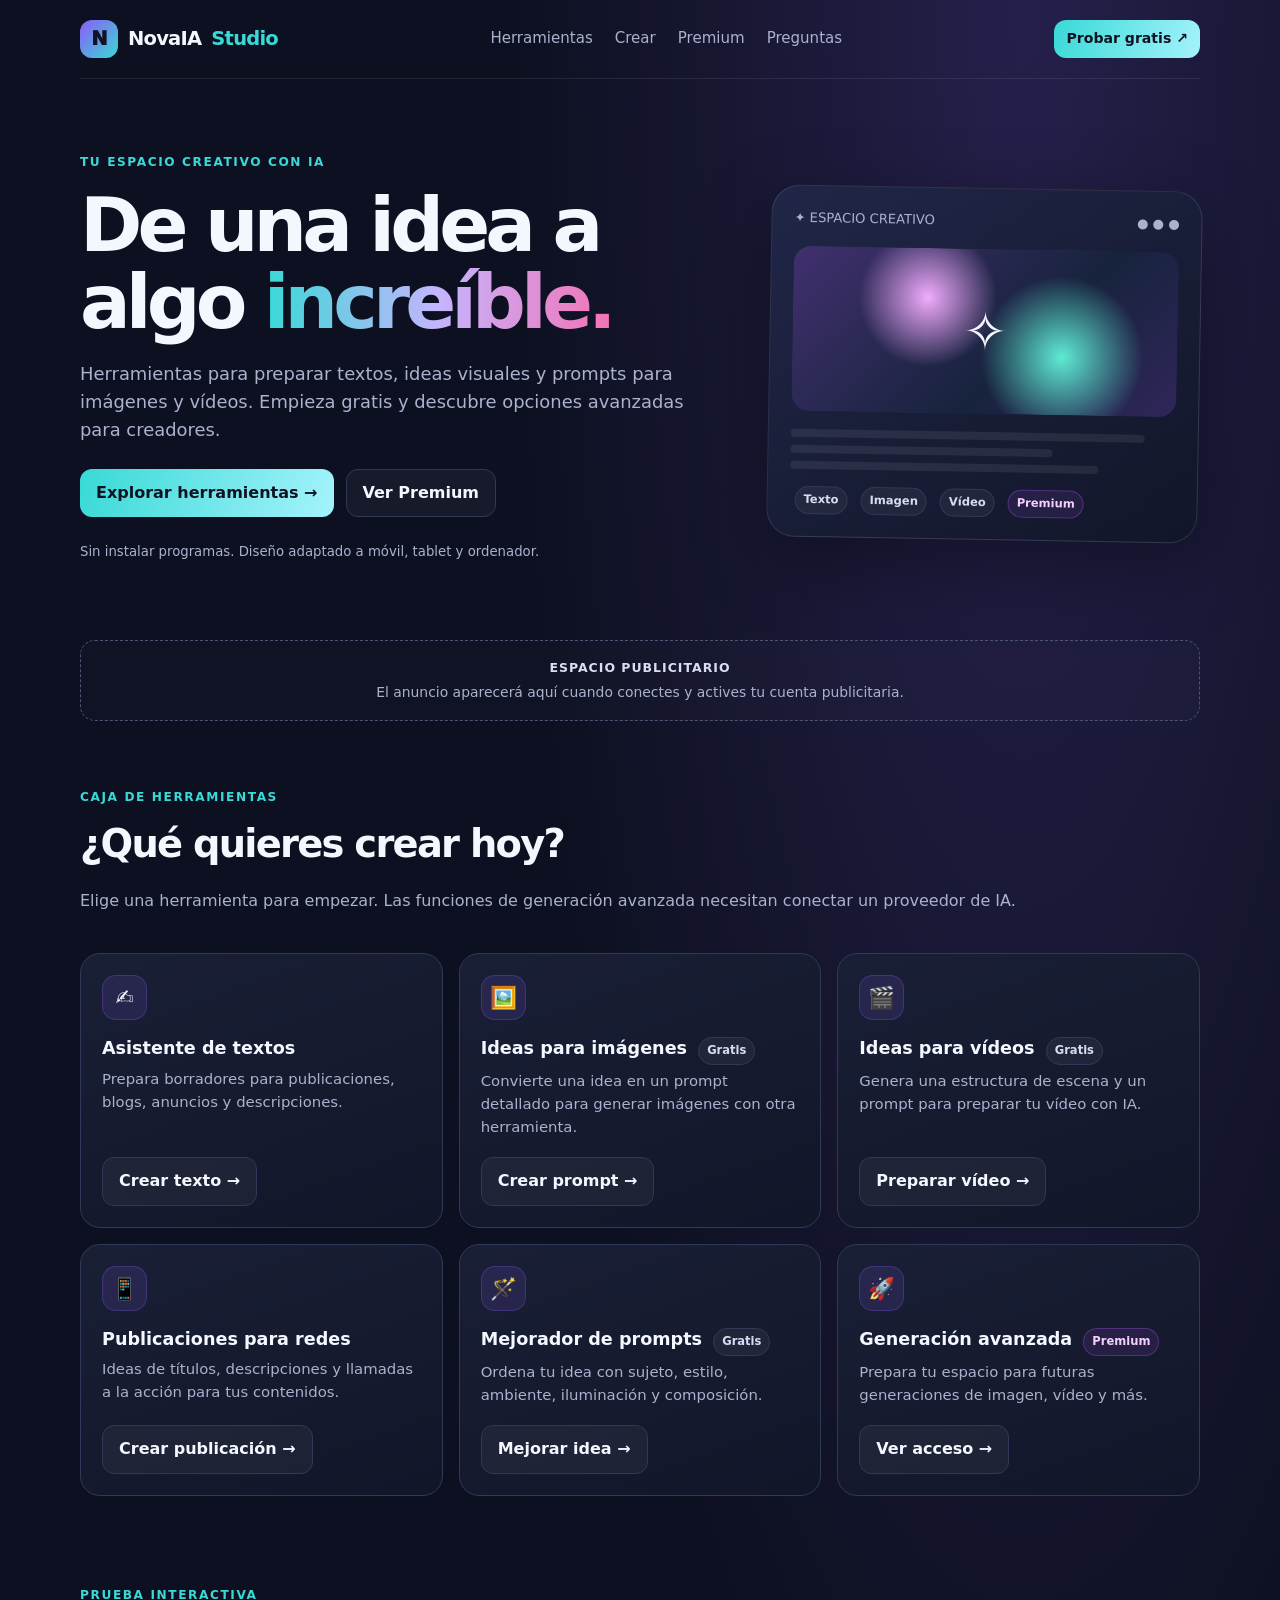
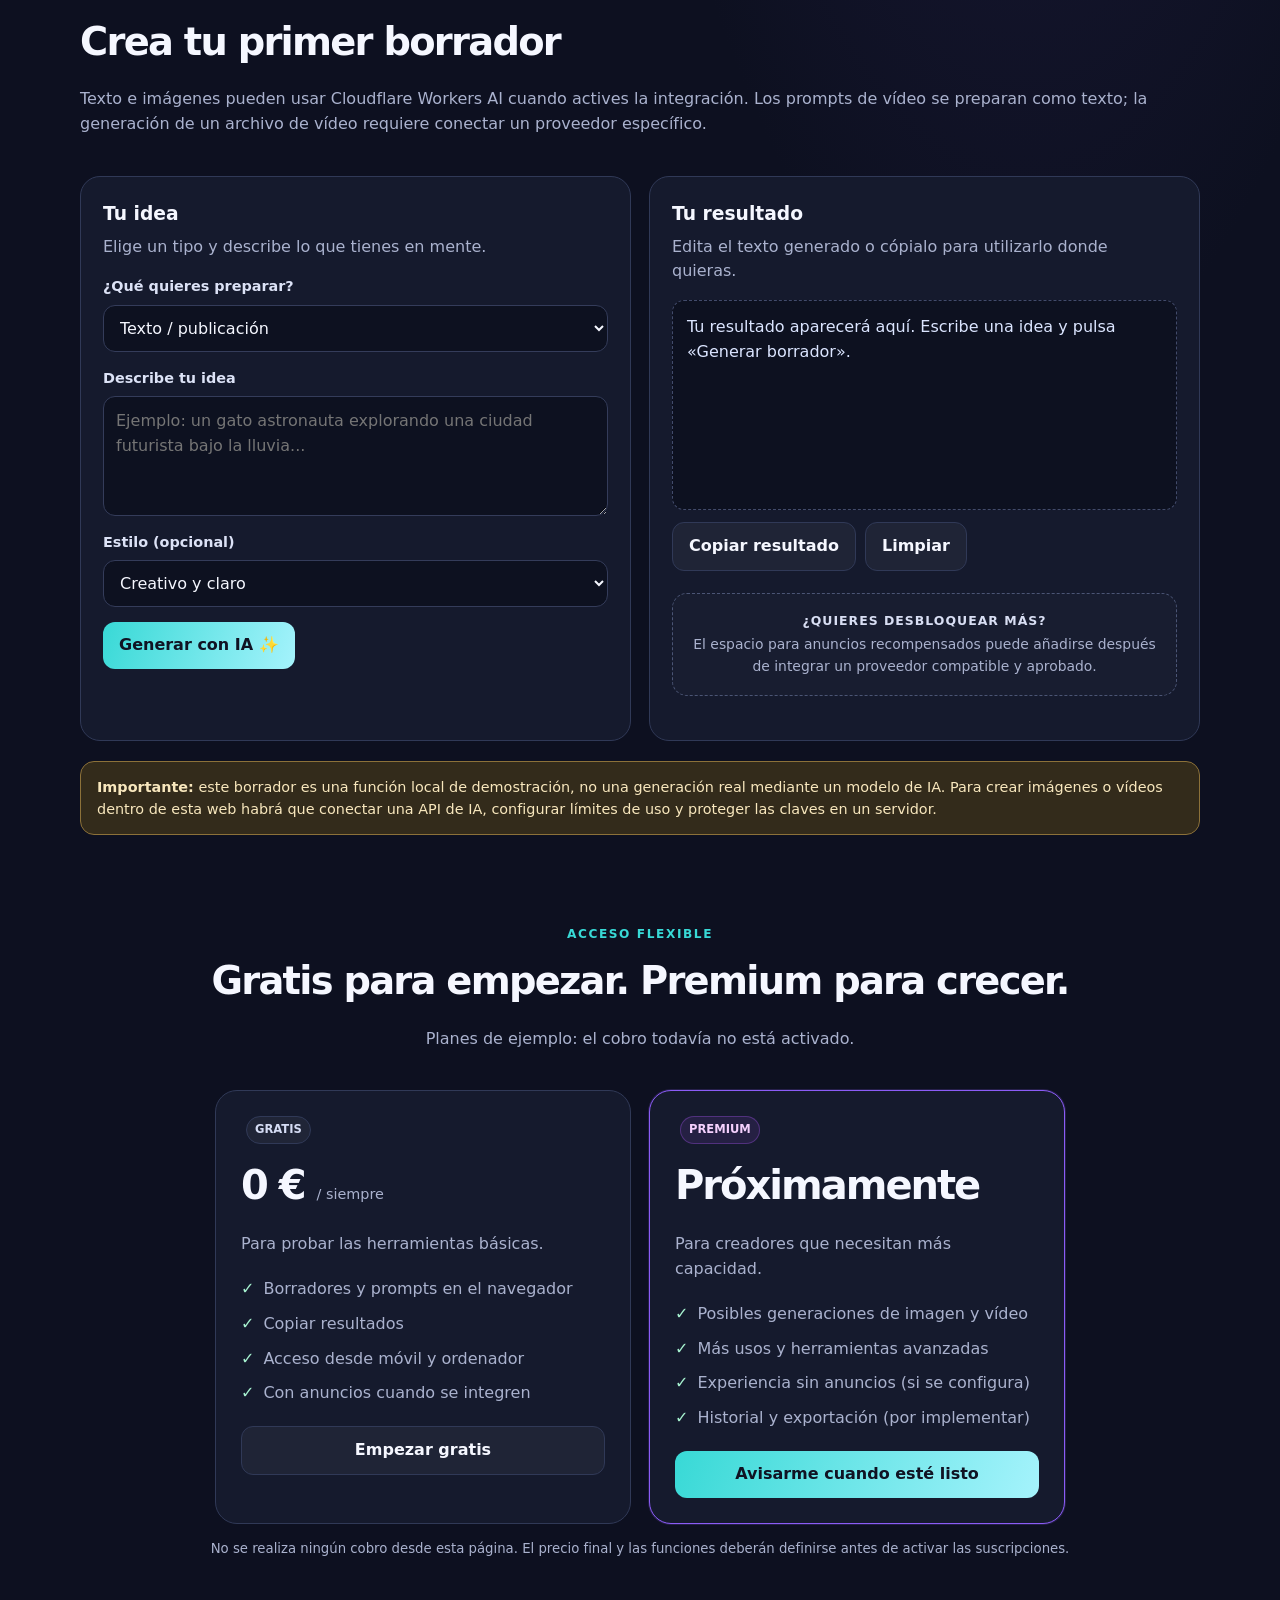
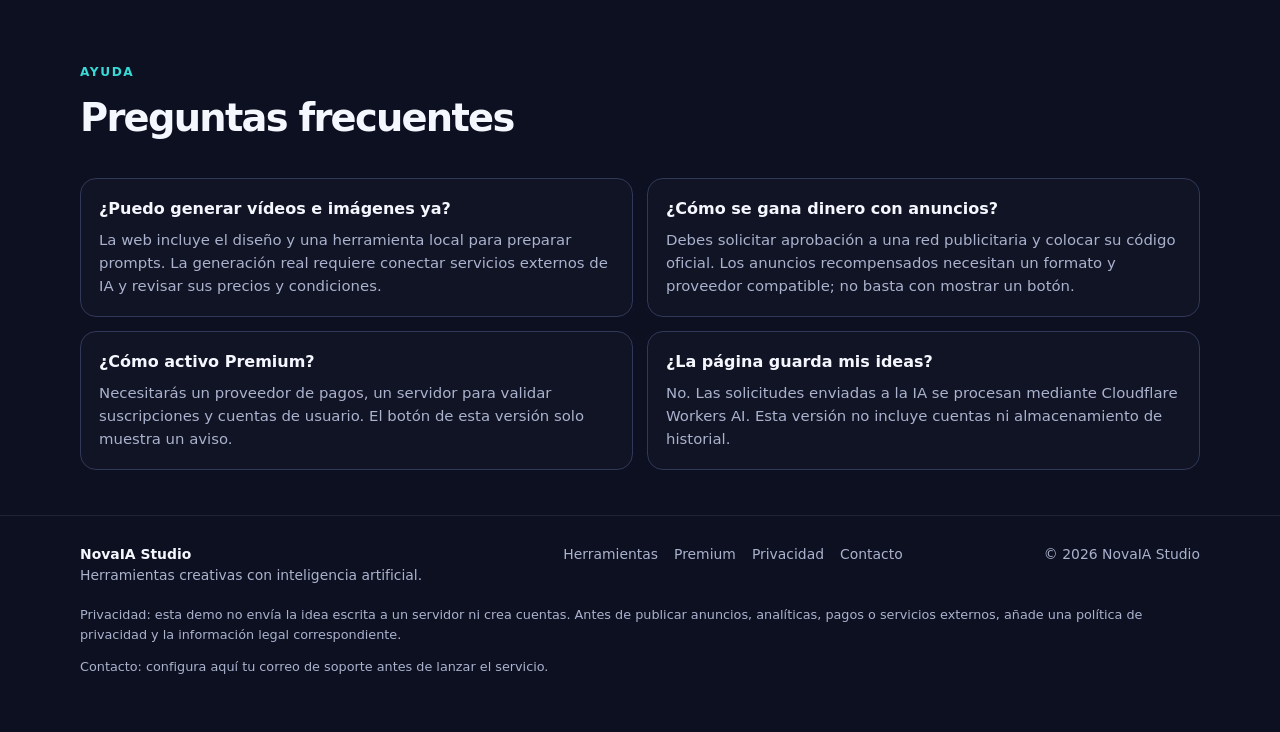
<file: index.html>
<!doctype html>
<html lang="es">
<head>
  <meta charset="utf-8">
  <meta name="viewport" content="width=device-width, initial-scale=1">
  <meta name="theme-color" content="#101323">
  <meta name="description" content="Crea ideas, textos y prompts para imágenes y vídeos con IA desde una sola web. Prueba herramientas gratuitas y descubre las funciones Premium.">
  <meta name="robots" content="index,follow">
  <title>NovaIA Studio — Herramientas de inteligencia artificial</title>
  <style>
    :root{--bg:#0d1020;--panel:#151a2d;--panel2:#1c2340;--text:#f5f7ff;--muted:#aab2ce;--line:#303957;--purple:#8b5cf6;--cyan:#38d9d6;--pink:#f472b6;--good:#a7f3d0}
    *{box-sizing:border-box} html{scroll-behavior:smooth} body{margin:0;background:radial-gradient(ellipse at 80% 0%,#25204b 0,transparent 36%),var(--bg);color:var(--text);font:16px/1.55 system-ui,-apple-system,Segoe UI,Roboto,Arial,sans-serif}
    a{color:inherit;text-decoration:none} button,input,textarea,select{font:inherit} button{cursor:pointer}
    .wrap{width:min(1120px,calc(100% - 36px));margin:auto}.nav{display:flex;align-items:center;justify-content:space-between;gap:20px;padding:20px 0;border-bottom:1px solid #ffffff14}
    .brand{font-size:1.22rem;font-weight:850;letter-spacing:-.04em;display:flex;align-items:center;gap:10px}.logo{display:grid;place-items:center;width:38px;height:38px;border-radius:12px;background:linear-gradient(135deg,var(--purple),var(--cyan));color:#101323;font-weight:950}
    .navlinks{display:flex;gap:22px;color:var(--muted);font-size:.94rem}.navlinks a:hover{color:white}.btn{border:0;border-radius:12px;padding:11px 16px;font-weight:750;display:inline-flex;justify-content:center;align-items:center;gap:8px;transition:.2s}
    .btn-primary{color:#101323;background:linear-gradient(110deg,var(--cyan),#a5f3fc)}.btn-primary:hover{transform:translateY(-1px);filter:brightness(1.05)}.btn-ghost{background:#ffffff0b;border:1px solid var(--line);color:var(--text)}.btn-small{padding:8px 12px;font-size:.88rem}
    .hero{padding:74px 0 42px;display:grid;grid-template-columns:1.2fr .8fr;align-items:center;gap:42px}.eyebrow{color:var(--cyan);font-weight:800;text-transform:uppercase;letter-spacing:.13em;font-size:.76rem}
    h1{font-size:clamp(2.5rem,6vw,4.7rem);line-height:1.02;letter-spacing:-.065em;margin:15px 0 20px}h1 span{background:linear-gradient(90deg,var(--cyan),#c4b5fd,var(--pink));color:transparent;background-clip:text}
    .lead{font-size:1.12rem;color:var(--muted);max-width:650px}.hero-actions{display:flex;flex-wrap:wrap;gap:12px;margin:25px 0}.note{font-size:.83rem;color:var(--muted)}
    .hero-art{border:1px solid #ffffff1b;border-radius:28px;padding:22px;background:linear-gradient(145deg,#202647,#121629);box-shadow:0 24px 80px #0005;transform:rotate(1deg)}
    .art-top{display:flex;justify-content:space-between;color:var(--muted);font-size:.82rem}.art-icon{font-size:2rem}.art-gradient{height:165px;margin:18px 0;border-radius:18px;background:radial-gradient(circle at 35% 30%,#f0abfc,transparent 25%),radial-gradient(circle at 70% 65%,#5eead4,transparent 28%),linear-gradient(135deg,#41306e,#17233d 60%,#30265a);display:grid;place-items:center;font-size:3.3rem}
    .fake-lines{display:grid;gap:8px}.fake-lines i{height:8px;border-radius:9px;background:#ffffff13}.fake-lines i:nth-child(1){width:92%}.fake-lines i:nth-child(2){width:68%}.fake-lines i:nth-child(3){width:80%}
    section{padding:45px 0}.section-head{display:flex;align-items:end;justify-content:space-between;gap:18px;margin-bottom:23px}h2{font-size:clamp(1.8rem,3vw,2.55rem);letter-spacing:-.045em;margin:7px 0}.muted{color:var(--muted)}.grid{display:grid;grid-template-columns:repeat(3,1fr);gap:16px}
    .tool{background:linear-gradient(160deg,#191f35,#121629);border:1px solid var(--line);border-radius:20px;padding:21px;min-height:220px;display:flex;flex-direction:column}.tool-icon{width:45px;height:45px;border-radius:14px;display:grid;place-items:center;font-size:1.35rem;background:#8b5cf622;border:1px solid #8b5cf644}.tool h3{margin:15px 0 5px;font-size:1.1rem}.tool p{color:var(--muted);font-size:.93rem;margin:0 0 18px}.tool .btn{margin-top:auto;align-self:flex-start}
    .tag{display:inline-flex;border-radius:999px;padding:4px 8px;font-size:.72rem;font-weight:800;background:#ffffff0c;border:1px solid var(--line);color:#d5dcf4;margin-left:5px}.tag.pro{color:#f5d0fe;border-color:#a855f755;background:#a855f71c}
    .workspace{display:grid;grid-template-columns:1fr 1fr;gap:18px}.panel{background:var(--panel);border:1px solid var(--line);border-radius:20px;padding:22px}.panel h3{margin:0 0 7px}.field{display:grid;gap:7px;margin:15px 0}.field label{font-size:.9rem;color:#dce2f6;font-weight:650}textarea,input,select{width:100%;color:var(--text);background:#0d1120;border:1px solid #343c5a;border-radius:12px;padding:12px;outline:none}textarea:focus,input:focus,select:focus{border-color:var(--cyan);box-shadow:0 0 0 3px #38d9d622}textarea{resize:vertical;min-height:120px}.output{min-height:210px;white-space:pre-wrap;background:#0d1120;border:1px dashed #424b6b;border-radius:12px;padding:14px;color:#dbe5ff}.actions{display:flex;flex-wrap:wrap;gap:9px;margin-top:12px}
    .adbox{border:1px dashed #4b5575;background:#ffffff04;border-radius:15px;padding:17px;text-align:center;color:var(--muted);font-size:.87rem;margin:22px 0}.adbox strong{display:block;color:#d8def3;font-size:.78rem;letter-spacing:.08em;text-transform:uppercase;margin-bottom:4px}
    .pricing{display:grid;grid-template-columns:1fr 1fr;gap:18px;max-width:850px;margin:auto}.price-card{border:1px solid var(--line);border-radius:22px;padding:25px;background:var(--panel)}.price-card.featured{border-color:#8b5cf6;box-shadow:0 0 0 1px #8b5cf633}.price{font-size:2.5rem;letter-spacing:-.05em;font-weight:850;margin:10px 0}.price small{font-size:.9rem;color:var(--muted);font-weight:500;letter-spacing:0}.checks{padding:0;list-style:none;color:var(--muted);display:grid;gap:10px;margin:20px 0}.checks li:before{content:"✓";color:var(--good);font-weight:900;margin-right:9px}
    .notice{background:#332b1b;border:1px solid #8c7139;color:#f8e7bd;border-radius:14px;padding:14px 16px;font-size:.9rem;margin-top:20px}.faq{display:grid;grid-template-columns:1fr 1fr;gap:14px}.faq article{border:1px solid var(--line);border-radius:16px;padding:18px;background:#ffffff04}.faq h3{font-size:1rem;margin:0 0 7px}.faq p{margin:0;color:var(--muted);font-size:.93rem}
    footer{border-top:1px solid #ffffff14;padding:28px 0 42px;color:var(--muted);font-size:.87rem}.foot{display:flex;justify-content:space-between;gap:20px;flex-wrap:wrap}.footlinks{display:flex;gap:16px;flex-wrap:wrap}
    .toast{position:fixed;bottom:20px;left:50%;transform:translateX(-50%);background:#e2e8f0;color:#111827;border-radius:12px;padding:11px 16px;box-shadow:0 10px 35px #0007;z-index:5;display:none}.toast.show{display:block}
    @media(max-width:800px){.hero{grid-template-columns:1fr;padding-top:48px}.hero-art{max-width:520px}.grid{grid-template-columns:repeat(2,1fr)}.workspace{grid-template-columns:1fr}.navlinks{display:none}}
    @media(max-width:540px){.grid,.pricing,.faq{grid-template-columns:1fr}.section-head{display:block}.hero{gap:28px}.wrap{width:min(100% - 26px,1120px)}.panel,.tool,.price-card{padding:18px}}
  </style>
</head>
<body>
<header class="wrap nav">
  <a class="brand" href="#inicio" aria-label="NovaIA Studio inicio"><span class="logo">N</span> NovaIA <span style="color:var(--cyan)">Studio</span></a>
  <nav class="navlinks" aria-label="Navegación principal"><a href="#herramientas">Herramientas</a><a href="#crear">Crear</a><a href="#premium">Premium</a><a href="#faq">Preguntas</a></nav>
  <a class="btn btn-primary btn-small" href="#crear">Probar gratis ↗</a>
</header>

<main>
  <div class="wrap hero" id="inicio">
    <div>
      <div class="eyebrow">Tu espacio creativo con IA</div>
      <h1>De una idea a algo <span>increíble.</span></h1>
      <p class="lead">Herramientas para preparar textos, ideas visuales y prompts para imágenes y vídeos. Empieza gratis y descubre opciones avanzadas para creadores.</p>
      <div class="hero-actions"><a class="btn btn-primary" href="#herramientas">Explorar herramientas →</a><a class="btn btn-ghost" href="#premium">Ver Premium</a></div>
      <p class="note">Sin instalar programas. Diseño adaptado a móvil, tablet y ordenador.</p>
    </div>
    <div class="hero-art" aria-label="Ilustración decorativa de creación con IA">
      <div class="art-top"><span>✦ ESPACIO CREATIVO</span><span>● ● ●</span></div>
      <div class="art-gradient">✧</div>
      <div class="fake-lines"><i></i><i></i><i></i></div>
      <div style="display:flex;gap:8px;margin-top:17px;flex-wrap:wrap"><span class="tag">Texto</span><span class="tag">Imagen</span><span class="tag">Vídeo</span><span class="tag pro">Premium</span></div>
    </div>
  </div>

  <div class="wrap">
    <div class="adbox" aria-label="Espacio publicitario"><strong>Espacio publicitario</strong>El anuncio aparecerá aquí cuando conectes y actives tu cuenta publicitaria.</div>
  </div>

  <section class="wrap" id="herramientas">
    <div class="section-head"><div><div class="eyebrow">Caja de herramientas</div><h2>¿Qué quieres crear hoy?</h2><p class="muted">Elige una herramienta para empezar. Las funciones de generación avanzada necesitan conectar un proveedor de IA.</p></div></div>
    <div class="grid">
      <article class="tool"><div class="tool-icon">✍️</div><h3>Asistente de textos</h3><p>Prepara borradores para publicaciones, blogs, anuncios y descripciones.</p><a class="btn btn-ghost" href="#crear">Crear texto →</a></article>
      <article class="tool"><div class="tool-icon">🖼️</div><h3>Ideas para imágenes <span class="tag">Gratis</span></h3><p>Convierte una idea en un prompt detallado para generar imágenes con otra herramienta.</p><a class="btn btn-ghost" href="#crear">Crear prompt →</a></article>
      <article class="tool"><div class="tool-icon">🎬</div><h3>Ideas para vídeos <span class="tag">Gratis</span></h3><p>Genera una estructura de escena y un prompt para preparar tu vídeo con IA.</p><a class="btn btn-ghost" href="#crear">Preparar vídeo →</a></article>
      <article class="tool"><div class="tool-icon">📱</div><h3>Publicaciones para redes</h3><p>Ideas de títulos, descripciones y llamadas a la acción para tus contenidos.</p><a class="btn btn-ghost" href="#crear">Crear publicación →</a></article>
      <article class="tool"><div class="tool-icon">🪄</div><h3>Mejorador de prompts <span class="tag">Gratis</span></h3><p>Ordena tu idea con sujeto, estilo, ambiente, iluminación y composición.</p><a class="btn btn-ghost" href="#crear">Mejorar idea →</a></article>
      <article class="tool"><div class="tool-icon">🚀</div><h3>Generación avanzada <span class="tag pro">Premium</span></h3><p>Prepara tu espacio para futuras generaciones de imagen, vídeo y más.</p><a class="btn btn-ghost" href="#premium">Ver acceso →</a></article>
    </div>
  </section>

  <section class="wrap" id="crear">
    <div class="section-head"><div><div class="eyebrow">Prueba interactiva</div><h2>Crea tu primer borrador</h2><p class="muted">Texto e imágenes pueden usar Cloudflare Workers AI cuando actives la integración. Los prompts de vídeo se preparan como texto; la generación de un archivo de vídeo requiere conectar un proveedor específico.</p></div></div>
    <div class="workspace">
      <div class="panel">
        <h3>Tu idea</h3><p class="muted" style="margin-top:0">Elige un tipo y describe lo que tienes en mente.</p>
        <div class="field"><label for="tipo">¿Qué quieres preparar?</label><select id="tipo"><option value="texto">Texto / publicación</option><option value="imagen">Prompt para imagen</option><option value="video">Prompt para vídeo</option><option value="redes">Publicación para redes sociales</option><option value="mejorar">Mejorar un prompt</option></select></div>
        <div class="field"><label for="idea">Describe tu idea</label><textarea id="idea" placeholder="Ejemplo: un gato astronauta explorando una ciudad futurista bajo la lluvia..."></textarea></div>
        <div class="field"><label for="estilo">Estilo (opcional)</label><select id="estilo"><option value="creativo y claro">Creativo y claro</option><option value="realista y cinematográfico">Realista y cinematográfico</option><option value="elegante y profesional">Elegante y profesional</option><option value="divertido y dinámico">Divertido y dinámico</option><option value="emocional e inspirador">Emocional e inspirador</option></select></div>
        <button class="btn btn-primary" id="generar" type="button">Generar con IA ✨</button>
      </div>
      <div class="panel">
        <h3>Tu resultado</h3><p class="muted" style="margin-top:0">Edita el texto generado o cópialo para utilizarlo donde quieras.</p>
        <div class="output" id="resultado" aria-live="polite">Tu resultado aparecerá aquí. Escribe una idea y pulsa «Generar borrador».</div>
        <div class="actions"><button class="btn btn-ghost" id="copiar" type="button">Copiar resultado</button><button class="btn btn-ghost" id="limpiar" type="button">Limpiar</button></div>
        <div class="adbox"><strong>¿Quieres desbloquear más?</strong>El espacio para anuncios recompensados puede añadirse después de integrar un proveedor compatible y aprobado.</div>
      </div>
    </div>
    <div class="notice"><strong>Importante:</strong> este borrador es una función local de demostración, no una generación real mediante un modelo de IA. Para crear imágenes o vídeos dentro de esta web habrá que conectar una API de IA, configurar límites de uso y proteger las claves en un servidor.</div>
  </section>

  <section class="wrap" id="premium">
    <div class="section-head" style="justify-content:center;text-align:center"><div><div class="eyebrow">Acceso flexible</div><h2>Gratis para empezar. Premium para crecer.</h2><p class="muted">Planes de ejemplo: el cobro todavía no está activado.</p></div></div>
    <div class="pricing">
      <article class="price-card"><span class="tag">GRATIS</span><div class="price">0 € <small>/ siempre</small></div><p class="muted">Para probar las herramientas básicas.</p><ul class="checks"><li>Borradores y prompts en el navegador</li><li>Copiar resultados</li><li>Acceso desde móvil y ordenador</li><li>Con anuncios cuando se integren</li></ul><a class="btn btn-ghost" href="#crear" style="width:100%">Empezar gratis</a></article>
      <article class="price-card featured"><span class="tag pro">PREMIUM</span><div class="price">Próximamente</div><p class="muted">Para creadores que necesitan más capacidad.</p><ul class="checks"><li>Posibles generaciones de imagen y vídeo</li><li>Más usos y herramientas avanzadas</li><li>Experiencia sin anuncios (si se configura)</li><li>Historial y exportación (por implementar)</li></ul><button class="btn btn-primary" id="premiumBtn" style="width:100%" type="button">Avisarme cuando esté listo</button></article>
    </div>
    <p class="note" style="text-align:center;margin-top:15px">No se realiza ningún cobro desde esta página. El precio final y las funciones deberán definirse antes de activar las suscripciones.</p>
  </section>

  <section class="wrap" id="faq">
    <div class="section-head"><div><div class="eyebrow">Ayuda</div><h2>Preguntas frecuentes</h2></div></div>
    <div class="faq">
      <article><h3>¿Puedo generar vídeos e imágenes ya?</h3><p>La web incluye el diseño y una herramienta local para preparar prompts. La generación real requiere conectar servicios externos de IA y revisar sus precios y condiciones.</p></article>
      <article><h3>¿Cómo se gana dinero con anuncios?</h3><p>Debes solicitar aprobación a una red publicitaria y colocar su código oficial. Los anuncios recompensados necesitan un formato y proveedor compatible; no basta con mostrar un botón.</p></article>
      <article><h3>¿Cómo activo Premium?</h3><p>Necesitarás un proveedor de pagos, un servidor para validar suscripciones y cuentas de usuario. El botón de esta versión solo muestra un aviso.</p></article>
      <article><h3>¿La página guarda mis ideas?</h3><p>No. Las solicitudes enviadas a la IA se procesan mediante Cloudflare Workers AI. Esta versión no incluye cuentas ni almacenamiento de historial.</p></article>
    </div>
  </section>
</main>
<footer><div class="wrap foot"><div><strong style="color:var(--text)">NovaIA Studio</strong><br>Herramientas creativas con inteligencia artificial.</div><div class="footlinks"><a href="#herramientas">Herramientas</a><a href="#premium">Premium</a><a href="#privacidad">Privacidad</a><a href="#contacto">Contacto</a></div><div>© <span id="year"></span> NovaIA Studio</div></div><div class="wrap" style="margin-top:18px;font-size:.8rem"><p id="privacidad">Privacidad: esta demo no envía la idea escrita a un servidor ni crea cuentas. Antes de publicar anuncios, analíticas, pagos o servicios externos, añade una política de privacidad y la información legal correspondiente.</p><p id="contacto">Contacto: configura aquí tu correo de soporte antes de lanzar el servicio.</p></div></footer>
<div class="toast" id="toast" role="status"></div>
<script>
  const $ = id => document.getElementById(id);
  $('year').textContent = new Date().getFullYear();
  function notify(message){const t=$('toast');t.textContent=message;t.classList.add('show');setTimeout(()=>t.classList.remove('show'),2600)}
  $('generar').addEventListener('click', async ()=>{
    const idea=$('idea').value.trim(), tipo=$('tipo').value, estilo=$('estilo').value;
    if(!idea){notify('Escribe primero una idea.');$('idea').focus();return}
    const button=$('generar');
    button.disabled=true; button.textContent='Creando…';
    $('resultado').textContent='Procesando tu idea…';
    try {
      const response = await fetch('/api/ai', {
        method:'POST',
        headers:{'Content-Type':'application/json'},
        body:JSON.stringify({type:tipo, idea, style:estilo})
      });
      const data = await response.json();
      if(!response.ok) throw new Error(data.error || 'No se ha podido completar la solicitud.');
      if(data.kind==='image' && data.image){
        $('resultado').textContent='Imagen generada correctamente. Puedes abrirla o guardarla desde la vista inferior.';
        let oldImage=document.getElementById('generatedImage');
        if(oldImage) oldImage.remove();
        const img=document.createElement('img');
        img.id='generatedImage'; img.alt='Imagen generada con IA'; img.src=data.image;
        img.style='display:block;max-width:100%;max-height:480px;object-fit:contain;margin-top:14px;border-radius:12px';
        $('resultado').appendChild(img);
      } else {
        $('resultado').textContent=data.text || 'No se recibió ningún resultado.';
      }
    } catch(error) {
      $('resultado').textContent='No se ha podido conectar con la IA. Comprueba que has activado Workers AI en Cloudflare y publicado la carpeta functions. Detalle: '+error.message;
      notify('La generación no está disponible.');
    } finally {
      button.disabled=false; button.textContent='Generar con IA ✨';
    }
  });
  $('copiar').addEventListener('click',async()=>{
    const text=$('resultado').textContent;
    if(!text||text.startsWith('Tu resultado aparecerá')){notify('No hay ningún resultado que copiar.');return}
    try{await navigator.clipboard.writeText(text);notify('Resultado copiado.')}catch(e){const r=document.createElement('textarea');r.value=text;document.body.appendChild(r);r.select();document.execCommand('copy');r.remove();notify('Resultado copiado.')}
  });
  $('limpiar').addEventListener('click',()=>{$('idea').value='';$('resultado').textContent='Tu resultado aparecerá aquí. Escribe una idea y pulsa «Generar borrador».';notify('Formulario limpio.')});
  $('premiumBtn').addEventListener('click',()=>notify('Premium aún no está activo. Configura primero pagos y cuentas de usuario.'));
</script>
</body>
</html>
</file>
